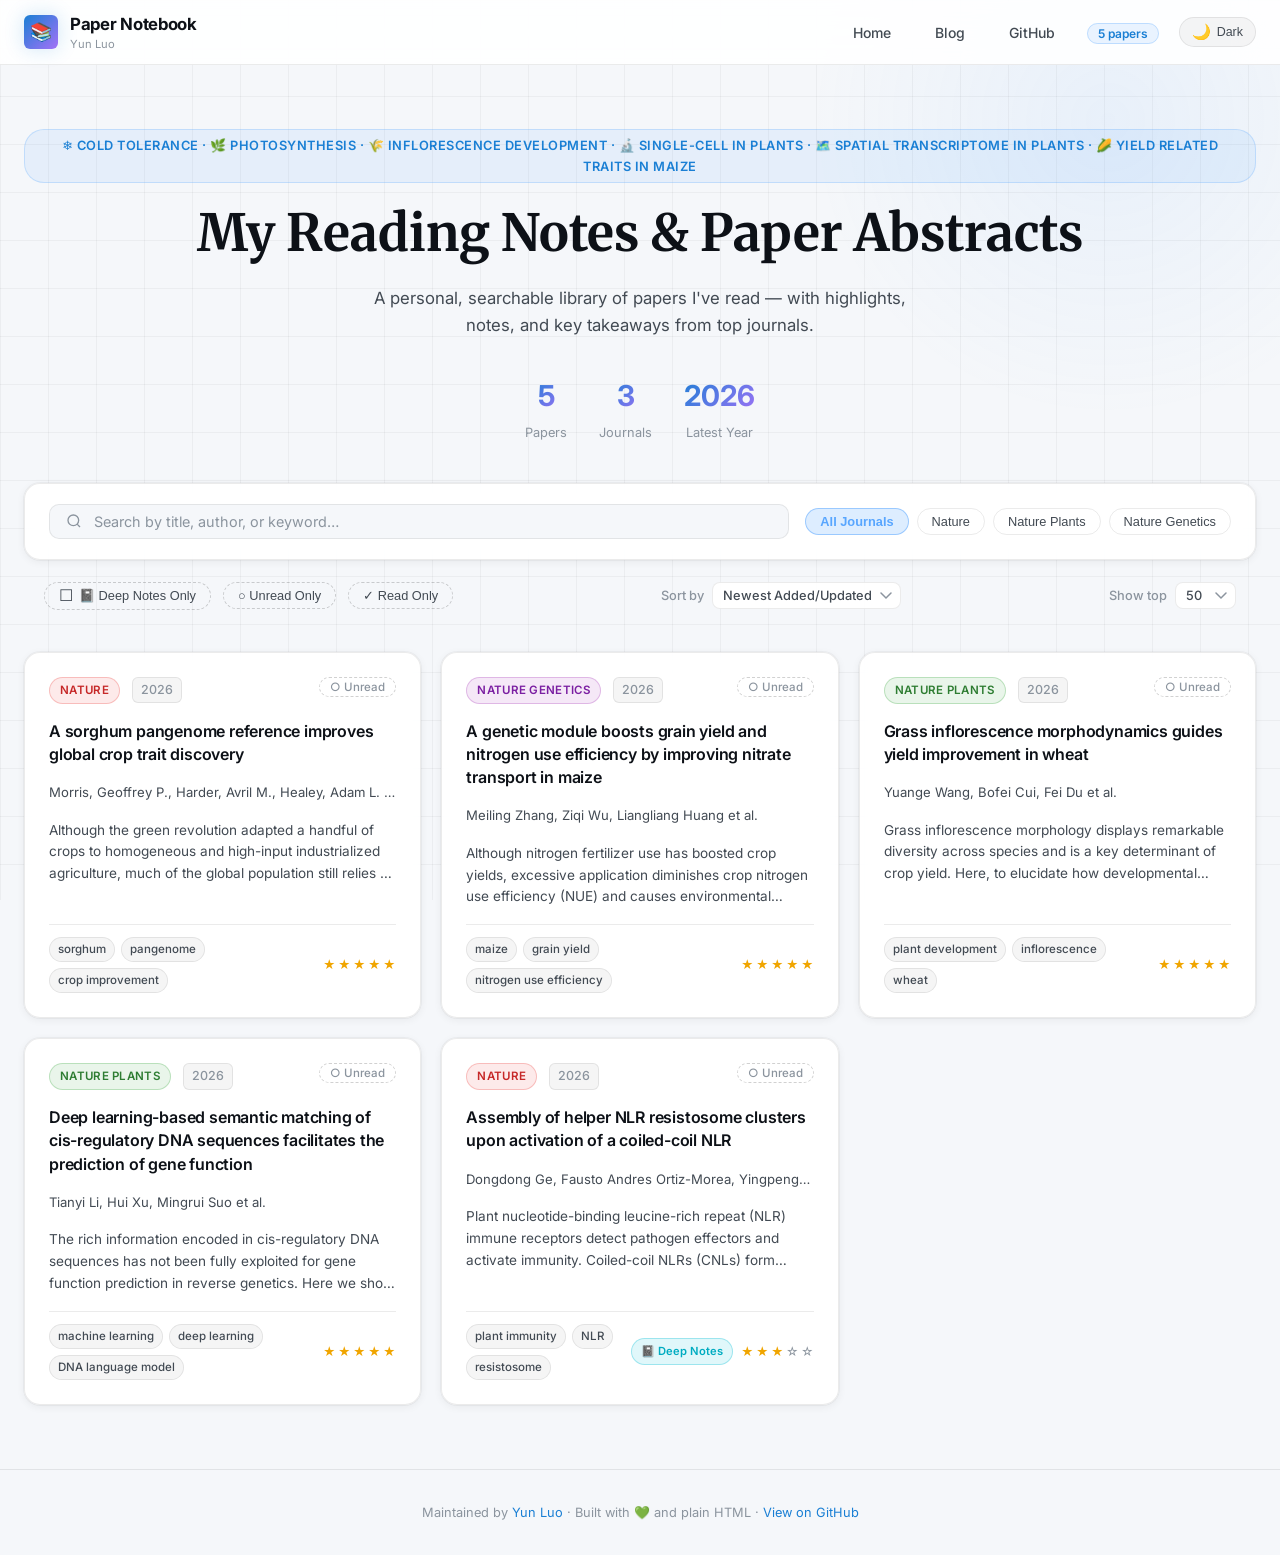
<file: docs/index.html>
<!DOCTYPE html>
<html lang="en" data-theme="light">

<head>
  <meta charset="UTF-8" />
  <meta name="viewport" content="width=device-width, initial-scale=1.0" />
  <title>Yun Luo's Paper Notebook</title>
  <meta name="description"
    content="A curated notebook of paper notes and abstracts from top journals in cold tolerance, photosynthesis, inflorescence development, single-cell in plants, spatial transcriptome in plants, yield related traits in maize — by Yun Luo." />
  <meta property="og:title" content="Yun Luo's Paper Notebook" />
  <meta property="og:description" content="Curated paper notes from Nature Plants, bioRxiv, PNAS, and more." />
  <link rel="stylesheet" href="css/style.css" />
  <link rel="icon"
    href="data:image/svg+xml,<svg xmlns='http://www.w3.org/2000/svg' viewBox='0 0 100 100'><text y='.9em' font-size='90'>📚</text></svg>" />
  <!-- Apply saved theme immediately to prevent flash -->
  <script>
    (function () { var t = localStorage.getItem('pn-theme') || 'light'; document.documentElement.setAttribute('data-theme', t); })();
  </script>
</head>

<body>

  <!-- NAVBAR -->
  <nav class="navbar">
    <div class="container navbar-inner">
      <a href="index.html" class="logo">
        <div class="logo-icon">📚</div>
        <div>
          <span class="logo-text">Paper Notebook</span>
          <span class="logo-sub">Yun Luo</span>
        </div>
      </a>
      <ul class="nav-links">
        <li><a href="index.html">Home</a></li>
        <li><a href="blog.html">Blog</a></li>
        <li><a href="https://github.com/RYGly/paper-notebook" target="_blank">GitHub</a></li>
        <li><span class="nav-count" id="nav-count">— papers</span></li>
        <li>
          <button id="theme-toggle" class="theme-toggle" aria-label="Switch to dark mode">
            <span class="toggle-icon">🌙</span>
            <span class="toggle-label">Dark</span>
          </button>
        </li>
      </ul>
    </div>
  </nav>

  <!-- HERO -->
  <header class="hero">
    <div class="container">
      <div class="hero-eyebrow">
        ❄️ Cold Tolerance · 🌿 Photosynthesis · 🌾 Inflorescence Development · 🔬 Single-cell in Plants · 🗺️ Spatial Transcriptome in Plants · 🌽 Yield Related Traits in Maize
      </div>
      <h1>My Reading Notes &amp; Paper Abstracts</h1>
      <p>A personal, searchable library of papers I've read — with highlights, notes, and key takeaways from top
        journals.</p>
      <div class="hero-stats">
        <div class="stat">
          <span class="stat-number" id="stat-count">—</span>
          <span class="stat-label">Papers</span>
        </div>
        <div class="stat">
          <span class="stat-number" id="stat-journals">—</span>
          <span class="stat-label">Journals</span>
        </div>
        <div class="stat">
          <span class="stat-number" id="stat-year">—</span>
          <span class="stat-label">Latest Year</span>
        </div>
      </div>
    </div>
  </header>

  <main>
    <div class="container">

      <!-- CONTROLS -->
      <div class="controls">
        <div class="search-wrap">
          <svg width="16" height="16" viewBox="0 0 24 24" fill="none" stroke="currentColor" stroke-width="2">
            <circle cx="11" cy="11" r="8" />
            <path d="m21 21-4.35-4.35" />
          </svg>
          <input id="search-input" class="search-input" type="search" placeholder="Search by title, author, or keyword…"
            aria-label="Search papers" />
        </div>
        <div class="filter-group" id="journal-filters"></div>
      </div>

      <!-- SECOND CONTROLS ROW -->
      <div class="controls controls-row2">
        <button id="deep-notes-toggle" class="filter-chip deep-notes-chip" aria-pressed="false">
          📓 Deep Notes Only
        </button>
        <button id="unread-toggle" class="filter-chip unread-chip" aria-pressed="false">
          ○ Unread Only
        </button>
        <button id="read-only-toggle" class="filter-chip read-only-chip" aria-pressed="false">
          ✓ Read Only
        </button>
        <div class="sort-wrap">
          <label for="sort-select" class="sort-label">Sort by</label>
          <select id="sort-select" class="sort-select" aria-label="Sort papers">
            <option value="newest">Newest Added/Updated</option>
            <option value="oldest">Oldest Added</option>
            <option value="rating">Highest Rated</option>
          </select>
        </div>
        <div class="sort-wrap">
          <label for="limit-select" class="sort-label">Show top</label>
          <select id="limit-select" class="sort-select" aria-label="Number of papers to show">
            <option value="25">25</option>
            <option value="50" selected>50</option>
            <option value="100">100</option>
            <option value="0">All</option>
          </select>
        </div>
      </div>

      <!-- PAPER GRID -->
      <div class="papers-grid" id="papers-grid">
        <div class="no-results">
          <p style="color: var(--text-dim);">Loading papers…</p>
        </div>
      </div>

    </div>
  </main>

  <!-- FOOTER -->
  <footer class="footer">
    <div class="container">
      <p>
        Maintained by <a href="https://github.com/RYGly" target="_blank">Yun Luo</a> ·
        Built with 💚 and plain HTML ·
        <a href="https://github.com/RYGly/paper-notebook" target="_blank">View on GitHub</a>
      </p>
    </div>
  </footer>

  <script src="js/theme.js"></script>
  <script src="js/app.js"></script>
  <script>
    const observer = new MutationObserver(() => {
      const count = document.getElementById('stat-count');
      const nav = document.getElementById('nav-count');
      if (count && nav && count.textContent !== '—') {
        nav.textContent = count.textContent + ' papers';
      }
    });
    const statEl = document.getElementById('stat-count');
    if (statEl) observer.observe(statEl, { childList: true, characterData: true, subtree: true });
  </script>

</body>

</html>
</file>
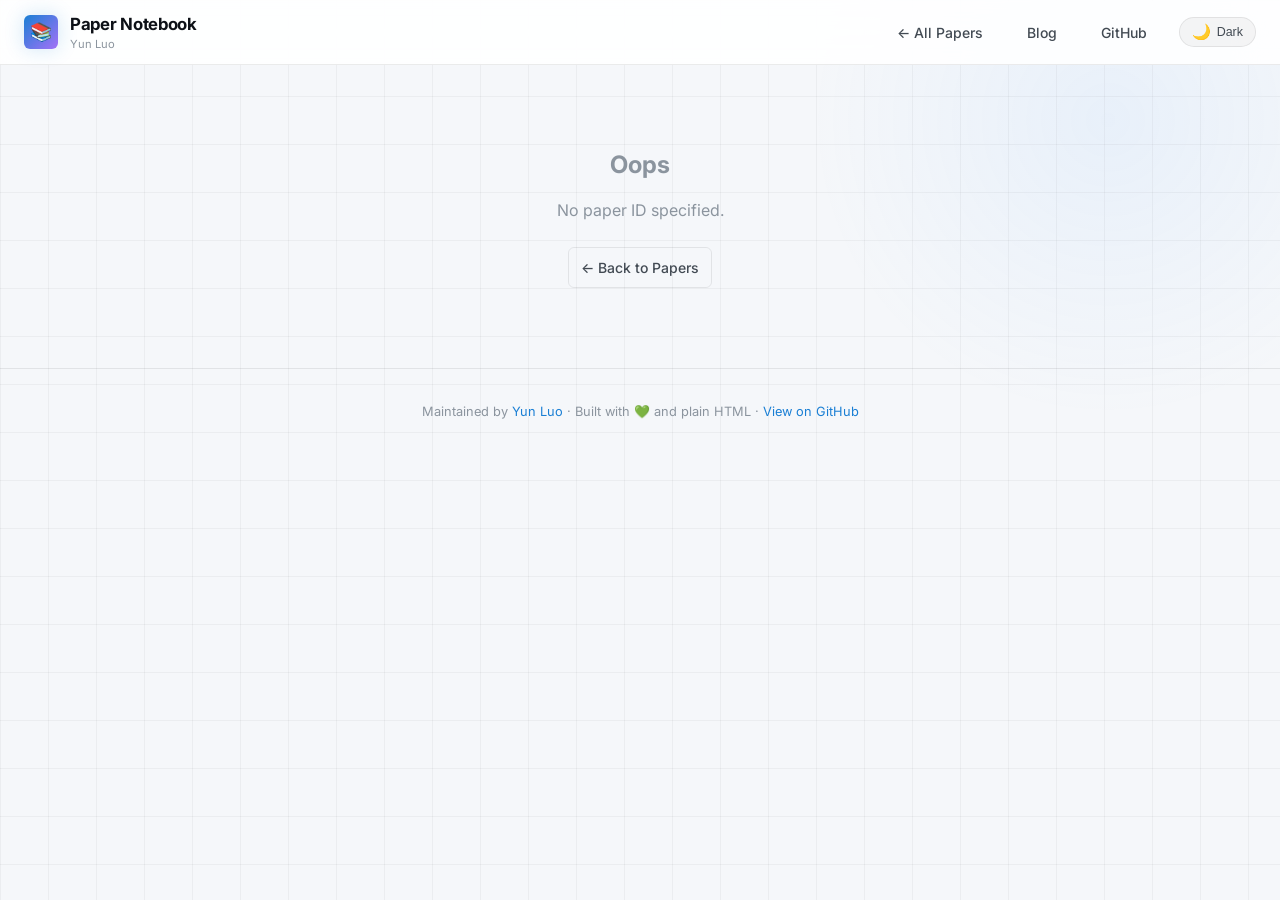
<file: docs/paper.html>
<!DOCTYPE html>
<html lang="en" data-theme="light">

<head>
    <meta charset="UTF-8" />
    <meta name="viewport" content="width=device-width, initial-scale=1.0" />
    <title>Paper Detail | Yun Luo's Paper Notebook</title>
    <meta name="description" content="Paper notes and abstract." />
    <link rel="stylesheet" href="css/style.css" />
    <link rel="icon"
        href="data:image/svg+xml,<svg xmlns='http://www.w3.org/2000/svg' viewBox='0 0 100 100'><text y='.9em' font-size='90'>📄</text></svg>" />
    <!-- Apply saved theme immediately to prevent flash -->
    <script>
        (function () { var t = localStorage.getItem('pn-theme') || 'light'; document.documentElement.setAttribute('data-theme', t); })();
    </script>
</head>

<body>

    <!-- NAVBAR -->
    <nav class="navbar">
        <div class="container navbar-inner">
            <a href="index.html" class="logo">
                <div class="logo-icon">📚</div>
                <div>
                    <span class="logo-text">Paper Notebook</span>
                    <span class="logo-sub">Yun Luo</span>
                </div>
            </a>
            <ul class="nav-links">
                <li><a href="index.html">← All Papers</a></li>
                <li><a href="blog.html">Blog</a></li>
                <li><a href="https://github.com/RYGly/paper-notebook" target="_blank">GitHub</a></li>
                <li>
                    <button id="theme-toggle" class="theme-toggle" aria-label="Switch to dark mode">
                        <span class="toggle-icon">🌙</span>
                        <span class="toggle-label">Dark</span>
                    </button>
                </li>
            </ul>
        </div>
    </nav>

    <main>

        <!-- PAPER HERO -->
        <div class="paper-hero">
            <div class="container">

                <a href="index.html" class="back-link">
                    <svg width="14" height="14" viewBox="0 0 24 24" fill="none" stroke="currentColor"
                        stroke-width="2.5">
                        <path d="m15 18-6-6 6-6" />
                    </svg>
                    Back to all papers
                </a>

                <div id="paper-color-bar" style="height:3px; border-radius:2px; margin:24px 0 20px; max-width:200px;">
                </div>

                <div class="paper-meta-row">
                    <span id="paper-journal-badge"></span>
                    <span id="paper-year"></span>
                    <div class="star-rating" id="paper-stars"></div>
                </div>

                <h1 class="paper-title" id="paper-title">Loading…</h1>
                <p class="paper-authors" id="paper-authors"></p>

                <div class="paper-links">
                    <a id="btn-doi" href="#" target="_blank" class="btn btn-primary">
                        <svg width="14" height="14" viewBox="0 0 24 24" fill="none" stroke="currentColor"
                            stroke-width="2">
                            <path d="M18 13v6a2 2 0 0 1-2 2H5a2 2 0 0 1-2-2V8a2 2 0 0 1 2-2h6" />
                            <polyline points="15 3 21 3 21 9" />
                            <line x1="10" y1="14" x2="21" y2="3" />
                        </svg>
                        Open DOI
                    </a>
                    <button id="btn-read-toggle" class="btn btn-outline">
                        <!-- Filled in by paper.js -->
                    </button>
                    <a href="index.html" class="btn btn-outline">
                        <svg width="14" height="14" viewBox="0 0 24 24" fill="none" stroke="currentColor"
                            stroke-width="2">
                            <path d="m15 18-6-6 6-6" />
                        </svg>
                        All Papers
                    </a>
                </div>

            </div>
        </div>

        <!-- PAPER CONTENT -->
        <div class="container">
            <div class="paper-content">

                <!-- MAIN COLUMN -->
                <div class="content-main">
                    <div class="section-card">
                        <div class="section-label">
                            <svg width="12" height="12" viewBox="0 0 24 24" fill="none" stroke="currentColor"
                                stroke-width="2.5">
                                <path d="M14 2H6a2 2 0 0 0-2 2v16a2 2 0 0 0 2 2h12a2 2 0 0 0 2-2V8z" />
                                <polyline points="14 2 14 8 20 8" />
                            </svg>
                            Abstract
                        </div>
                        <p class="abstract-text" id="paper-abstract"></p>
                    </div>

                    <div class="section-card">
                        <div class="section-label">
                            <svg width="12" height="12" viewBox="0 0 24 24" fill="none" stroke="currentColor"
                                stroke-width="2.5">
                                <path d="M12 20h9" />
                                <path d="M16.5 3.5a2.121 2.121 0 0 1 3 3L7 19l-4 1 1-4L16.5 3.5z" />
                            </svg>
                            My Notes
                        </div>
                        <div class="notes-content" id="paper-notes"></div>
                    </div>

                    <!-- NotebookLM Deep Notes — hidden if no notebooklm_notes -->
                    <div class="section-card section-nlm" id="section-nlm" style="display:none;">
                        <div class="section-label">
                            <span>📓</span>
                            NotebookLM Deep Notes
                            <a id="nlm-open-link" href="#" target="_blank" rel="noopener" class="nlm-link-out">
                                Open in NotebookLM ↗
                            </a>
                        </div>
                        <div class="notes-content" id="paper-nlm-notes"></div>
                    </div>

                    <!-- Comments Section -->
                    <div class="section-card" id="section-comments" style="margin-top: 2rem;">
                        <div class="section-label">
                            💬 Comments & Discussion
                        </div>
                        <div id="utterances-container">
                            <!-- Script injected by paper.js so theme can be matched dynamically -->
                        </div>
                    </div>
                </div>

                <!-- SIDEBAR -->
                <div class="content-side">
                    <div class="section-card">
                        <div class="section-label">Info</div>
                        <div class="info-row"><span class="info-key">Journal</span><span class="info-val"
                                id="info-journal"></span></div>
                        <div class="info-row"><span class="info-key">Year</span><span class="info-val"
                                id="info-year"></span></div>
                        <div class="info-row"><span class="info-key">Rating</span><span class="info-val"
                                id="info-rating"></span></div>
                        <div class="info-row"><span class="info-key">DOI</span><span class="info-val"
                                id="info-doi"></span></div>
                        <div class="info-row"><span class="info-key">Added</span><span class="info-val"
                                id="info-added"></span></div>
                    </div>

                    <div class="section-card">
                        <div class="section-label">Tags</div>
                        <div class="tags-cloud" id="paper-tags-cloud"></div>
                    </div>
                </div>

            </div>
        </div>

    </main>

    <!-- FOOTER -->
    <footer class="footer">
        <div class="container">
            <p>
                Maintained by <a href="https://github.com/RYGly" target="_blank">Yun Luo</a> ·
                Built with 💚 and plain HTML ·
                <a href="https://github.com/RYGly/paper-notebook" target="_blank">View on GitHub</a>
            </p>
        </div>
    </footer>

    <script src="js/theme.js"></script>
    <script src="js/paper.js"></script>

</body>

</html>
</file>
<file: docs/css/style.css>
/* ============================================================
   Yun Luo's Paper Notebook — Style System
   Light/Dark themes + vibrant journal accents + glassmorphism
   ============================================================ */

@import url('https://fonts.googleapis.com/css2?family=Inter:wght@300;400;500;600;700&family=Merriweather:ital,wght@0,400;0,700;1,400&family=JetBrains+Mono:wght@400;500&display=swap');

/* ============================================================
   LIGHT THEME (default)
   ============================================================ */
:root {
  /* Base */
  --bg-deep: #f5f7fa;
  --bg-card: rgba(255, 255, 255, 0.92);
  --bg-glass: rgba(0, 0, 0, 0.04);
  --bg-glass-hover: rgba(0, 0, 0, 0.08);
  --border: rgba(0, 0, 0, 0.08);
  --border-hover: rgba(0, 0, 0, 0.18);

  /* Text */
  --text-primary: #0d1117;
  --text-secondary: #424a53;
  --text-dim: #8b949e;

  /* Navbar */
  --nav-bg: rgba(255, 255, 255, 0.9);
  --nav-border: rgba(0, 0, 0, 0.08);

  /* Grid lines */
  --grid-line: rgba(0, 0, 0, 0.04);

  /* Ambient glow */
  --ambient-color: rgba(88, 166, 255, 0.08);

  /* Accent */
  --accent: #1a7fd4;
  --accent-glow: rgba(26, 127, 212, 0.2);

  /* Toggle icon */
  --toggle-icon: '🌙';

  /* Shadows */
  --shadow-card: 0 2px 8px rgba(0, 0, 0, 0.06), 0 0 0 1px rgba(0, 0, 0, 0.04);
  --shadow-hover: 0 8px 30px rgba(0, 0, 0, 0.12), 0 0 0 1px rgba(0, 0, 0, 0.06);
}

/* ============================================================
   DARK THEME
   ============================================================ */
[data-theme="dark"] {
  --bg-deep: #0d1117;
  --bg-card: rgba(22, 27, 34, 0.85);
  --bg-glass: rgba(255, 255, 255, 0.04);
  --bg-glass-hover: rgba(255, 255, 255, 0.08);
  --border: rgba(255, 255, 255, 0.08);
  --border-hover: rgba(255, 255, 255, 0.18);

  --text-primary: #e6edf3;
  --text-secondary: #8b949e;
  --text-dim: #484f58;

  --nav-bg: rgba(13, 17, 23, 0.85);
  --nav-border: rgba(255, 255, 255, 0.08);

  --grid-line: rgba(88, 166, 255, 0.03);
  --ambient-color: rgba(88, 166, 255, 0.07);

  --accent: #58a6ff;
  --accent-glow: rgba(88, 166, 255, 0.25);

  --toggle-icon: '☀️';

  --shadow-card: 0 2px 8px rgba(0, 0, 0, 0.3);
  --shadow-hover: 0 12px 40px rgba(0, 0, 0, 0.4), 0 0 0 1px rgba(255, 255, 255, 0.05);
}

/* ============================================================
   GLOBAL RESET
   ============================================================ */
*,
*::before,
*::after {
  box-sizing: border-box;
  margin: 0;
  padding: 0;
}

html {
  scroll-behavior: smooth;
  font-size: 16px;
}

body {
  font-family: 'Inter', system-ui, sans-serif;
  background-color: var(--bg-deep);
  color: var(--text-primary);
  line-height: 1.65;
  min-height: 100vh;
  overflow-x: hidden;
  transition: background-color 0.3s ease, color 0.3s ease;
}

/* Background grid */
body::before {
  content: '';
  position: fixed;
  inset: 0;
  background-image:
    linear-gradient(var(--grid-line) 1px, transparent 1px),
    linear-gradient(90deg, var(--grid-line) 1px, transparent 1px);
  background-size: 48px 48px;
  pointer-events: none;
  z-index: 0;
}

/* Ambient glow */
body::after {
  content: '';
  position: fixed;
  top: -20%;
  right: -10%;
  width: 600px;
  height: 600px;
  background: radial-gradient(circle, var(--ambient-color) 0%, transparent 70%);
  pointer-events: none;
  z-index: 0;
}

/* ============================================================
   LAYOUT
   ============================================================ */
.container {
  max-width: 1280px;
  margin: 0 auto;
  padding: 0 24px;
  position: relative;
  z-index: 1;
}

/* ============================================================
   NAVIGATION
   ============================================================ */
.navbar {
  position: sticky;
  top: 0;
  z-index: 100;
  backdrop-filter: blur(20px) saturate(180%);
  -webkit-backdrop-filter: blur(20px) saturate(180%);
  background: var(--nav-bg);
  border-bottom: 1px solid var(--nav-border);
  transition: background 0.3s ease, border-color 0.3s ease;
}

.navbar-inner {
  display: flex;
  align-items: center;
  justify-content: space-between;
  height: 64px;
  gap: 32px;
}

.logo {
  display: flex;
  align-items: center;
  gap: 12px;
  text-decoration: none;
  flex-shrink: 0;
}

.logo-icon {
  width: 34px;
  height: 34px;
  background: linear-gradient(135deg, var(--accent), #a371f7);
  border-radius: 6px;
  display: flex;
  align-items: center;
  justify-content: center;
  font-size: 18px;
  box-shadow: 0 0 20px var(--accent-glow);
  transition: box-shadow 0.3s ease;
}

.logo-text {
  font-size: 1.05rem;
  font-weight: 700;
  color: var(--text-primary);
  letter-spacing: -0.3px;
  transition: color 0.3s ease;
}

.logo-sub {
  font-size: 0.7rem;
  color: var(--text-dim);
  font-weight: 400;
  display: block;
  margin-top: -4px;
}

.nav-links {
  display: flex;
  align-items: center;
  gap: 20px;
  list-style: none;
}

.nav-links a {
  color: var(--text-secondary);
  text-decoration: none;
  font-size: 0.875rem;
  font-weight: 500;
  padding: 6px 12px;
  border-radius: 6px;
  transition: color 0.15s ease, background 0.15s ease;
}

.nav-links a:hover {
  color: var(--text-primary);
  background: var(--bg-glass);
}

.nav-count {
  background: rgba(88, 166, 255, 0.12);
  color: var(--accent);
  border: 1px solid rgba(88, 166, 255, 0.3);
  border-radius: 20px;
  font-size: 0.75rem;
  font-weight: 600;
  padding: 2px 10px;
}

/* ── Theme Toggle Button ──────────────────────────────────── */
.theme-toggle {
  background: var(--bg-glass);
  border: 1px solid var(--border);
  border-radius: 20px;
  cursor: pointer;
  display: flex;
  align-items: center;
  gap: 6px;
  padding: 5px 12px;
  font-size: 0.8rem;
  font-weight: 500;
  color: var(--text-secondary);
  transition: all 0.2s ease;
  white-space: nowrap;
}

.theme-toggle:hover {
  color: var(--text-primary);
  border-color: var(--border-hover);
  background: var(--bg-glass-hover);
}

.theme-toggle .toggle-icon {
  font-size: 0.95rem;
}

.theme-toggle .toggle-label {
  font-size: 0.78rem;
}

/* ============================================================
   HERO
   ============================================================ */
.hero {
  padding: 64px 0 40px;
  text-align: center;
  position: relative;
}

.hero-eyebrow {
  display: inline-flex;
  align-items: center;
  gap: 8px;
  background: rgba(88, 166, 255, 0.1);
  border: 1px solid rgba(88, 166, 255, 0.25);
  border-radius: 20px;
  color: var(--accent);
  font-size: 0.8rem;
  font-weight: 600;
  padding: 5px 14px;
  margin-bottom: 20px;
  letter-spacing: 0.5px;
  text-transform: uppercase;
}

.hero h1 {
  font-family: 'Merriweather', Georgia, serif;
  font-size: clamp(2rem, 5vw, 3.2rem);
  font-weight: 700;
  line-height: 1.2;
  margin-bottom: 20px;
  color: var(--text-primary);
  transition: color 0.3s ease;
}

.hero p {
  font-size: 1.05rem;
  color: var(--text-secondary);
  max-width: 580px;
  margin: 0 auto 32px;
}

.hero-stats {
  display: flex;
  justify-content: center;
  gap: 32px;
  flex-wrap: wrap;
}

.stat {
  display: flex;
  flex-direction: column;
  align-items: center;
  gap: 2px;
}

.stat-number {
  font-size: 1.8rem;
  font-weight: 700;
  background: linear-gradient(135deg, var(--accent), #a371f7);
  -webkit-background-clip: text;
  -webkit-text-fill-color: transparent;
  background-clip: text;
}

.stat-label {
  font-size: 0.8rem;
  color: var(--text-dim);
}

/* ============================================================
   SEARCH & FILTER BAR
   ============================================================ */
.controls {
  display: flex;
  flex-wrap: wrap;
  align-items: center;
  gap: 16px;
  margin-bottom: 32px;
  padding: 20px 24px;
  background: var(--bg-card);
  border: 1px solid var(--border);
  border-radius: 16px;
  backdrop-filter: blur(10px);
  box-shadow: var(--shadow-card);
  transition: background 0.3s ease, border-color 0.3s ease;
}

.search-wrap {
  flex: 1;
  min-width: 220px;
  display: flex;
  align-items: center;
  gap: 12px;
  background: var(--bg-deep);
  border: 1px solid var(--border);
  border-radius: 10px;
  padding: 8px 16px;
  transition: border-color 0.15s ease, background 0.3s ease;
}

.search-wrap:focus-within {
  border-color: var(--accent);
}

.search-wrap svg {
  color: var(--text-dim);
  flex-shrink: 0;
}

.search-input {
  flex: 1;
  background: transparent;
  border: none;
  outline: none;
  color: var(--text-primary);
  font-family: 'Inter', sans-serif;
  font-size: 0.9rem;
}

.search-input::placeholder {
  color: var(--text-dim);
}

.filter-group {
  display: flex;
  flex-wrap: wrap;
  gap: 8px;
}

.filter-chip {
  padding: 5px 14px;
  border-radius: 20px;
  font-size: 0.8rem;
  font-weight: 500;
  cursor: pointer;
  border: 1px solid var(--border);
  background: transparent;
  color: var(--text-secondary);
  transition: all 0.15s ease;
  white-space: nowrap;
}

.filter-chip:hover {
  color: var(--text-primary);
  border-color: var(--border-hover);
}

.filter-chip.active {
  color: var(--bg-deep);
  font-weight: 600;
}

/* ── Second controls row (Deep Notes toggle + Sort) ──────── */
.controls-row2 {
  margin-top: -20px;
  /* tuck just below the first row */
  padding: 10px 20px;
  background: transparent;
  border: none;
  box-shadow: none;
  backdrop-filter: none;
  display: flex;
  align-items: center;
  gap: 12px;
  flex-wrap: wrap;
}

/* Deep Notes chip — checkbox-style toggle */
.deep-notes-chip {
  border-style: dashed;
  border-color: var(--border-hover);
  color: var(--text-secondary);
  gap: 6px;
  display: inline-flex;
  align-items: center;
}

.deep-notes-chip::before {
  content: '☐';
  font-size: 1rem;
  line-height: 1;
  transition: content 0.1s;
}

.deep-notes-chip:hover {
  color: var(--text-primary);
  border-color: var(--accent);
  background: var(--bg-glass);
}

/* Active = clearly checked: accent fill, white text, solid ✓ */
.deep-notes-chip.active {
  background: var(--accent);
  border-color: var(--accent);
  border-style: solid;
  color: #fff;
  font-weight: 600;
  box-shadow: 0 0 12px var(--accent-glow);
}

.deep-notes-chip.active::before {
  content: '✓';
}

.deep-notes-chip.active:hover {
  background: var(--accent);
  opacity: 0.88;
}

/* Unread Only chip — mirrors deep-notes-chip, green accent */
.unread-chip {
  border-style: dashed;
  border-color: var(--border-hover);
  color: var(--text-secondary);
  gap: 6px;
  display: inline-flex;
  align-items: center;
}

.unread-chip:hover {
  color: var(--text-primary);
  border-color: #4caf50;
  background: var(--bg-glass);
}

.unread-chip.active {
  background: #4caf50;
  border-color: #4caf50;
  border-style: solid;
  color: #fff;
  font-weight: 600;
  box-shadow: 0 0 12px rgba(76, 175, 80, 0.4);
}

.unread-chip.active:hover {
  background: #4caf50;
  opacity: 0.88;
}

/* Read Only chip — amber accent to distinguish from green unread chip */
.read-only-chip {
  border-style: dashed;
  border-color: var(--border-hover);
  color: var(--text-secondary);
  gap: 6px;
  display: inline-flex;
  align-items: center;
}

.read-only-chip:hover {
  color: var(--text-primary);
  border-color: #ffa726;
  background: var(--bg-glass);
}

.read-only-chip.active {
  background: #ffa726;
  border-color: #ffa726;
  border-style: solid;
  color: #fff;
  font-weight: 600;
  box-shadow: 0 0 12px rgba(255, 167, 38, 0.4);
}

.read-only-chip.active:hover {
  background: #ffa726;
  opacity: 0.88;
}

/* ── Read Checkbox (on each card) ────────────────────────────── */
.read-checkbox {
  margin-left: auto;
  padding: 2px 10px;
  border-radius: 20px;
  border: 1px dashed var(--border-hover);
  background: transparent;
  color: var(--text-dim);
  font-size: 0.72rem;
  font-family: 'Inter', sans-serif;
  font-weight: 500;
  cursor: pointer;
  white-space: nowrap;
  transition: border-color 0.15s ease, color 0.15s ease, background 0.15s ease;
  flex-shrink: 0;
}

.read-checkbox:hover {
  border-color: #4caf50;
  color: #4caf50;
  border-style: solid;
}

.read-checkbox--read {
  border-style: solid;
  border-color: #4caf50;
  background: rgba(76, 175, 80, 0.12);
  color: #4caf50;
  font-weight: 600;
}

.read-checkbox--read:hover {
  border-color: #e57373;
  color: #e57373;
  background: rgba(229, 115, 115, 0.1);
}

/* ── Read card: subtle dimming ───────────────────────────────── */
.paper-card--read {
  opacity: 0.62;
  filter: saturate(0.7);
}

.paper-card--read:hover {
  opacity: 1;
  filter: saturate(1);
}

/* Sort select */
.sort-wrap {
  display: flex;
  align-items: center;
  gap: 8px;
  margin-left: auto;
  /* push to the right */
}

.sort-label {
  font-size: 0.8rem;
  font-weight: 500;
  color: var(--text-dim);
  white-space: nowrap;
}

.sort-select {
  background: var(--bg-card);
  border: 1px solid var(--border);
  border-radius: 8px;
  color: var(--text-secondary);
  font-family: 'Inter', sans-serif;
  font-size: 0.8rem;
  font-weight: 500;
  padding: 5px 28px 5px 10px;
  cursor: pointer;
  outline: none;
  appearance: none;
  -webkit-appearance: none;
  background-image: url("data:image/svg+xml,%3Csvg xmlns='http://www.w3.org/2000/svg' width='12' height='8' viewBox='0 0 12 8'%3E%3Cpath d='M1 1l5 5 5-5' stroke='%238b949e' stroke-width='1.5' fill='none' stroke-linecap='round'/%3E%3C/svg%3E");
  background-repeat: no-repeat;
  background-position: right 8px center;
  transition: border-color 0.15s ease, background-color 0.3s ease;
}

.sort-select:hover,
.sort-select:focus {
  border-color: var(--accent);
  color: var(--text-primary);
}

/* ============================================================
   PAPER GRID
   ============================================================ */
.papers-grid {
  display: grid;
  grid-template-columns: repeat(auto-fill, minmax(360px, 1fr));
  gap: 20px;
  margin-bottom: 64px;
}


/* ============================================================
   PAPER CARD
   ============================================================ */
.paper-card {
  background: var(--bg-card);
  border: 1px solid var(--border);
  border-radius: 16px;
  padding: 24px;
  cursor: pointer;
  text-decoration: none;
  color: inherit;
  display: flex;
  flex-direction: column;
  gap: 16px;
  position: relative;
  overflow: hidden;
  transition: transform 0.3s ease, border-color 0.3s ease,
    box-shadow 0.3s ease, background 0.3s ease;
  backdrop-filter: blur(8px);
  box-shadow: var(--shadow-card);
  animation: fadeInUp 0.4s ease both;
}

.paper-card::before {
  content: '';
  position: absolute;
  top: 0;
  left: 0;
  right: 0;
  height: 3px;
  background: linear-gradient(90deg, var(--card-accent, var(--accent)), transparent);
  border-radius: 16px 16px 0 0;
  opacity: 0;
  transition: opacity 0.3s ease;
}

.paper-card:hover {
  transform: translateY(-4px);
  border-color: var(--card-accent, var(--accent));
  box-shadow: var(--shadow-hover);
}

.paper-card:hover::before {
  opacity: 1;
}

.paper-card::after {
  content: '';
  position: absolute;
  inset: 0;
  background: radial-gradient(ellipse at top left, var(--accent-glow, transparent), transparent 70%);
  opacity: 0;
  transition: opacity 0.3s ease;
  pointer-events: none;
}

.paper-card:hover::after {
  opacity: 0.4;
}

.card-header {
  display: flex;
  align-items: flex-start;
  justify-content: space-between;
  gap: 12px;
}

.journal-badge {
  display: inline-flex;
  align-items: center;
  gap: 5px;
  padding: 3px 10px;
  border-radius: 20px;
  font-size: 0.72rem;
  font-weight: 600;
  white-space: nowrap;
  flex-shrink: 0;
  letter-spacing: 0.3px;
  text-transform: uppercase;
}

.card-year {
  font-size: 0.78rem;
  font-weight: 500;
  color: var(--text-dim);
  background: var(--bg-glass);
  border: 1px solid var(--border);
  border-radius: 6px;
  padding: 2px 8px;
  flex-shrink: 0;
}

.card-title {
  font-size: 1rem;
  font-weight: 600;
  line-height: 1.45;
  color: var(--text-primary);
  letter-spacing: -0.2px;
  display: -webkit-box;
  -webkit-line-clamp: 3;
  -webkit-box-orient: vertical;
  overflow: hidden;
}

.card-authors {
  font-size: 0.82rem;
  color: var(--text-secondary);
  display: -webkit-box;
  -webkit-line-clamp: 1;
  -webkit-box-orient: vertical;
  overflow: hidden;
}

.card-abstract {
  font-size: 0.85rem;
  color: var(--text-secondary);
  line-height: 1.6;
  display: -webkit-box;
  -webkit-line-clamp: 3;
  -webkit-box-orient: vertical;
  overflow: hidden;
}

.card-footer {
  display: flex;
  align-items: center;
  justify-content: space-between;
  margin-top: auto;
  padding-top: 12px;
  border-top: 1px solid var(--border);
}

.card-tags {
  display: flex;
  flex-wrap: wrap;
  gap: 6px;
}

.tag {
  font-size: 0.72rem;
  font-weight: 500;
  padding: 2px 8px;
  border-radius: 20px;
  background: var(--bg-glass);
  border: 1px solid var(--border);
  color: var(--text-secondary);
  transition: all 0.15s ease;
}

.tag:hover {
  color: var(--text-primary);
  border-color: var(--border-hover);
}

.star-rating {
  display: flex;
  gap: 2px;
}

.star {
  font-size: 0.75rem;
}

.star.filled {
  color: #f0a500;
}

.star.empty {
  color: var(--text-dim);
}

/* No results */
.no-results {
  grid-column: 1 / -1;
  text-align: center;
  padding: 64px 0;
  color: var(--text-dim);
}

.no-results svg {
  margin-bottom: 16px;
  opacity: 0.4;
}

.no-results h3 {
  font-size: 1.2rem;
  margin-bottom: 8px;
  color: var(--text-secondary);
}

/* ============================================================
   PAPER DETAIL PAGE
   ============================================================ */
.back-link {
  display: inline-flex;
  align-items: center;
  gap: 8px;
  color: var(--text-secondary);
  text-decoration: none;
  font-size: 0.875rem;
  font-weight: 500;
  padding: 8px 12px;
  border: 1px solid var(--border);
  border-radius: 6px;
  margin: 32px 0 0;
  transition: all 0.15s ease;
  width: fit-content;
}

.back-link:hover {
  color: var(--text-primary);
  border-color: var(--border-hover);
  background: var(--bg-glass);
}

.paper-hero {
  padding: 32px 0 40px;
}

.paper-meta-row {
  display: flex;
  flex-wrap: wrap;
  align-items: center;
  gap: 12px;
  margin-bottom: 20px;
}

.paper-title {
  font-family: 'Merriweather', Georgia, serif;
  font-size: clamp(1.5rem, 3.5vw, 2.2rem);
  font-weight: 700;
  line-height: 1.3;
  margin-bottom: 20px;
  color: var(--text-primary);
  max-width: 900px;
}

.paper-authors {
  font-size: 1rem;
  color: var(--text-secondary);
  margin-bottom: 24px;
}

.paper-links {
  display: flex;
  flex-wrap: wrap;
  gap: 12px;
  margin-bottom: 32px;
}

.btn {
  display: inline-flex;
  align-items: center;
  gap: 8px;
  padding: 10px 20px;
  border-radius: 10px;
  font-size: 0.875rem;
  font-weight: 600;
  text-decoration: none;
  cursor: pointer;
  border: none;
  transition: all 0.15s ease;
}

.btn-primary {
  background: linear-gradient(135deg, var(--accent), #a371f7);
  color: #fff;
  box-shadow: 0 4px 15px var(--accent-glow);
}

.btn-primary:hover {
  transform: translateY(-2px);
  box-shadow: 0 8px 25px var(--accent-glow);
}

.btn-outline {
  background: transparent;
  border: 1px solid var(--border);
  color: var(--text-secondary);
}

.btn-outline:hover {
  border-color: var(--border-hover);
  color: var(--text-primary);
  background: var(--bg-glass);
}

/* Active read state on detail page */
.btn-read-active {
  border-color: #4caf50 !important;
  color: #4caf50 !important;
  background: rgba(76, 175, 80, 0.1) !important;
}

.btn-read-active:hover {
  background: rgba(76, 175, 80, 0.18) !important;
}

.paper-content {
  display: grid;
  grid-template-columns: 1fr 300px;
  gap: 32px;
  margin-bottom: 64px;
}

@media (max-width: 900px) {
  .paper-content {
    grid-template-columns: 1fr;
  }
}

.content-main {
  min-width: 0;
}

.content-side {
  display: flex;
  flex-direction: column;
  gap: 20px;
}

.section-card {
  background: var(--bg-card);
  border: 1px solid var(--border);
  border-radius: 16px;
  padding: 24px;
  backdrop-filter: blur(8px);
  box-shadow: var(--shadow-card);
  transition: background 0.3s ease, border-color 0.3s ease;
}

.section-card+.section-card {
  margin-top: 20px;
}

.section-label {
  font-size: 0.7rem;
  font-weight: 700;
  letter-spacing: 1.5px;
  text-transform: uppercase;
  color: var(--text-dim);
  margin-bottom: 16px;
  display: flex;
  align-items: center;
  gap: 8px;
}

.section-label::after {
  content: '';
  flex: 1;
  height: 1px;
  background: var(--border);
}

.abstract-text {
  font-family: 'Merriweather', Georgia, serif;
  font-size: 0.95rem;
  line-height: 1.8;
  color: var(--text-secondary);
}

.notes-content {
  font-size: 0.9rem;
  line-height: 1.7;
  color: var(--text-secondary);
}

.notes-content h2 {
  font-size: 1rem;
  font-weight: 700;
  color: var(--text-primary);
  margin: 20px 0 8px;
  padding-bottom: 8px;
  border-bottom: 1px solid var(--border);
}

.notes-content h3 {
  font-size: 0.9rem;
  font-weight: 600;
  margin: 16px 0 8px;
}

.notes-content ul,
.notes-content ol {
  margin: 8px 0 16px 20px;
}

.notes-content li {
  margin-bottom: 8px;
}

.notes-content strong {
  color: var(--text-primary);
  font-weight: 600;
}

.notes-content code {
  font-family: 'JetBrains Mono', monospace;
  font-size: 0.82rem;
  background: rgba(88, 166, 255, 0.1);
  color: var(--accent);
  padding: 1px 6px;
  border-radius: 4px;
}

.notes-content p {
  margin-bottom: 16px;
}

.notes-content .task-item {
  list-style: none;
  padding-left: 20px;
  position: relative;
}

.notes-content .task-item::before {
  content: '☐';
  position: absolute;
  left: 0;
  color: var(--text-dim);
}

.notes-content .task-item.done::before {
  content: '☑';
  color: var(--accent);
}

.info-row {
  display: flex;
  justify-content: space-between;
  align-items: flex-start;
  font-size: 0.82rem;
  padding: 8px 0;
  border-bottom: 1px solid var(--border);
}

.info-row:last-child {
  border-bottom: none;
}

.info-key {
  color: var(--text-dim);
  flex-shrink: 0;
}

.info-val {
  color: var(--text-primary);
  font-weight: 500;
  text-align: right;
}

.tags-cloud {
  display: flex;
  flex-wrap: wrap;
  gap: 8px;
}

/* ============================================================
   FOOTER
   ============================================================ */
.footer {
  border-top: 1px solid var(--border);
  padding: 32px 0;
  text-align: center;
  color: var(--text-dim);
  font-size: 0.8rem;
  position: relative;
  z-index: 1;
  transition: border-color 0.3s ease;
}

.footer a {
  color: var(--accent);
  text-decoration: none;
}

.footer a:hover {
  text-decoration: underline;
}

/* ============================================================
   JOURNAL BADGE COLOURS
   ============================================================ */
.journal-nature-plants {
  background: rgba(76, 175, 80, 0.12);
  color: #2e7d32;
  border: 1px solid rgba(76, 175, 80, 0.3);
}

.journal-nature-genetics {
  background: rgba(171, 71, 188, 0.12);
  color: #7b1fa2;
  border: 1px solid rgba(171, 71, 188, 0.3);
}

.journal-nature-methods {
  background: rgba(41, 182, 246, 0.12);
  color: #0277bd;
  border: 1px solid rgba(41, 182, 246, 0.3);
}

.journal-nature-biotech {
  background: rgba(255, 112, 67, 0.12);
  color: #bf360c;
  border: 1px solid rgba(255, 112, 67, 0.3);
}

.journal-nature {
  background: rgba(239, 83, 80, 0.12);
  color: #c62828;
  border: 1px solid rgba(239, 83, 80, 0.3);
}

.journal-cell {
  background: rgba(255, 167, 38, 0.12);
  color: #e65100;
  border: 1px solid rgba(255, 167, 38, 0.3);
}

.journal-cell-genomics {
  background: rgba(38, 198, 218, 0.12);
  color: #00838f;
  border: 1px solid rgba(38, 198, 218, 0.3);
}

.journal-genome-biology {
  background: rgba(102, 187, 106, 0.12);
  color: #2e7d32;
  border: 1px solid rgba(102, 187, 106, 0.3);
}

.journal-pnas {
  background: rgba(92, 107, 192, 0.12);
  color: #283593;
  border: 1px solid rgba(92, 107, 192, 0.3);
}

.journal-biorxiv {
  background: rgba(236, 64, 122, 0.12);
  color: #880e4f;
  border: 1px solid rgba(236, 64, 122, 0.3);
}

.journal-mbe {
  background: rgba(141, 110, 99, 0.12);
  color: #4e342e;
  border: 1px solid rgba(141, 110, 99, 0.3);
}

.journal-arxiv {
  background: rgba(255, 112, 67, 0.12);
  color: #bf360c;
  border: 1px solid rgba(255, 112, 67, 0.3);
}

.journal-default {
  background: rgba(139, 148, 158, 0.12);
  color: #424a53;
  border: 1px solid rgba(139, 148, 158, 0.3);
}

/* In dark mode, use lighter text for badges */
[data-theme="dark"] .journal-nature-plants {
  color: #4caf50;
}

[data-theme="dark"] .journal-nature-genetics {
  color: #ab47bc;
}

[data-theme="dark"] .journal-nature-methods {
  color: #29b6f6;
}

[data-theme="dark"] .journal-nature-biotech {
  color: #ff7043;
}

[data-theme="dark"] .journal-nature {
  color: #ef5350;
}

[data-theme="dark"] .journal-cell {
  color: #ffa726;
}

[data-theme="dark"] .journal-cell-genomics {
  color: #26c6da;
}

[data-theme="dark"] .journal-genome-biology {
  color: #66bb6a;
}

[data-theme="dark"] .journal-pnas {
  color: #5c6bc0;
}

[data-theme="dark"] .journal-biorxiv {
  color: #ec407a;
}

[data-theme="dark"] .journal-mbe {
  color: #8d6e63;
}

[data-theme="dark"] .journal-arxiv {
  color: #ff7043;
}

[data-theme="dark"] .journal-default {
  color: #8b949e;
}

/* ============================================================
   ANIMATIONS
   ============================================================ */
@keyframes fadeInUp {
  from {
    opacity: 0;
    transform: translateY(20px);
  }

  to {
    opacity: 1;
    transform: translateY(0);
  }
}

.paper-card:nth-child(1) {
  animation-delay: 0.05s;
}

.paper-card:nth-child(2) {
  animation-delay: 0.10s;
}

.paper-card:nth-child(3) {
  animation-delay: 0.15s;
}

.paper-card:nth-child(4) {
  animation-delay: 0.20s;
}

.paper-card:nth-child(5) {
  animation-delay: 0.25s;
}

.paper-card:nth-child(6) {
  animation-delay: 0.30s;
}

/* ============================================================
   RESPONSIVE
   ============================================================ */
@media (max-width: 768px) {
  .papers-grid {
    grid-template-columns: 1fr;
  }

  .hero {
    padding: 40px 0 32px;
  }

  .nav-links {
    display: none;
  }

  .theme-toggle .toggle-label {
    display: none;
  }
}

/* ============================================================
   SCROLLBAR
   ============================================================ */
::-webkit-scrollbar {
  width: 6px;
}

::-webkit-scrollbar-track {
  background: transparent;
}

::-webkit-scrollbar-thumb {
  background: var(--border);
  border-radius: 10px;
}

::-webkit-scrollbar-thumb:hover {
  background: var(--border-hover);
}

/* ============================================================
   NOTEBOOKLM INTEGRATION
   ============================================================ */

/* 📓 Deep Notes badge on card */
.nlm-badge {
  display: inline-flex;
  align-items: center;
  gap: 4px;
  padding: 3px 9px;
  border-radius: 20px;
  font-size: 0.7rem;
  font-weight: 600;
  text-decoration: none;
  white-space: nowrap;
  background: rgba(0, 188, 212, 0.12);
  color: #00acc1;
  border: 1px solid rgba(0, 188, 212, 0.3);
  transition: all 0.2s ease;
  flex-shrink: 0;
}

.nlm-badge:hover {
  background: rgba(0, 188, 212, 0.22);
  border-color: rgba(0, 188, 212, 0.5);
  transform: translateY(-1px);
  box-shadow: 0 3px 8px rgba(0, 188, 212, 0.2);
}

[data-theme="dark"] .nlm-badge {
  background: rgba(0, 188, 212, 0.15);
  color: #26c6da;
  border-color: rgba(0, 188, 212, 0.35);
}

/* Right side of card footer — groups badge + stars */
.card-footer-right {
  display: flex;
  align-items: center;
  gap: 8px;
  flex-shrink: 0;
}

/* NotebookLM section card on paper detail page */
.section-nlm {
  border-color: rgba(0, 188, 212, 0.25);
  background: rgba(0, 188, 212, 0.04);
}

[data-theme="dark"] .section-nlm {
  border-color: rgba(0, 188, 212, 0.2);
  background: rgba(0, 188, 212, 0.06);
}

/* "Open in NotebookLM ↗" link in section header */
.nlm-link-out {
  margin-left: auto;
  font-size: 0.7rem;
  font-weight: 600;
  text-decoration: none;
  color: #00acc1;
  letter-spacing: 0;
  text-transform: none;
  padding: 2px 8px;
  border-radius: 6px;
  border: 1px solid rgba(0, 188, 212, 0.3);
  background: rgba(0, 188, 212, 0.08);
  transition: all 0.15s ease;
  white-space: nowrap;
}

.nlm-link-out:hover {
  background: rgba(0, 188, 212, 0.18);
  border-color: rgba(0, 188, 212, 0.5);
}

[data-theme="dark"] .nlm-link-out {
  color: #26c6da;
}
</file>
